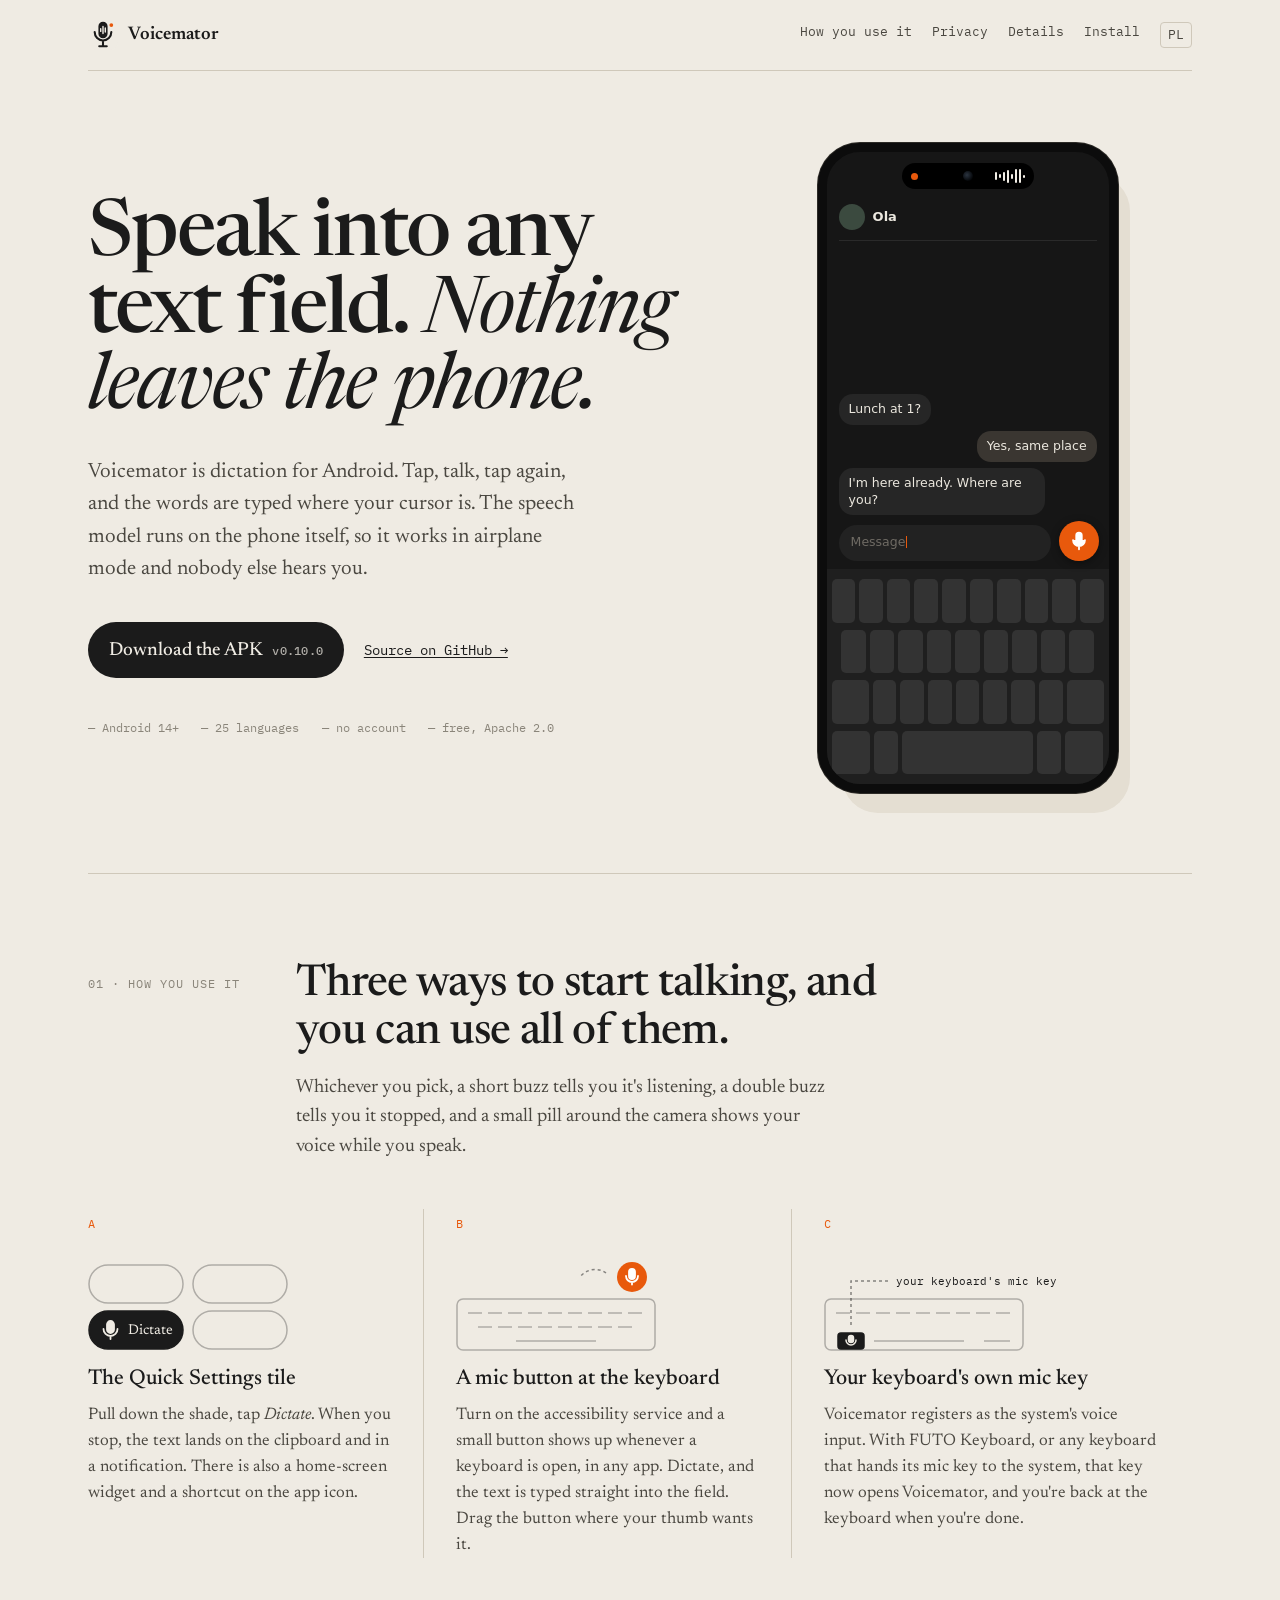
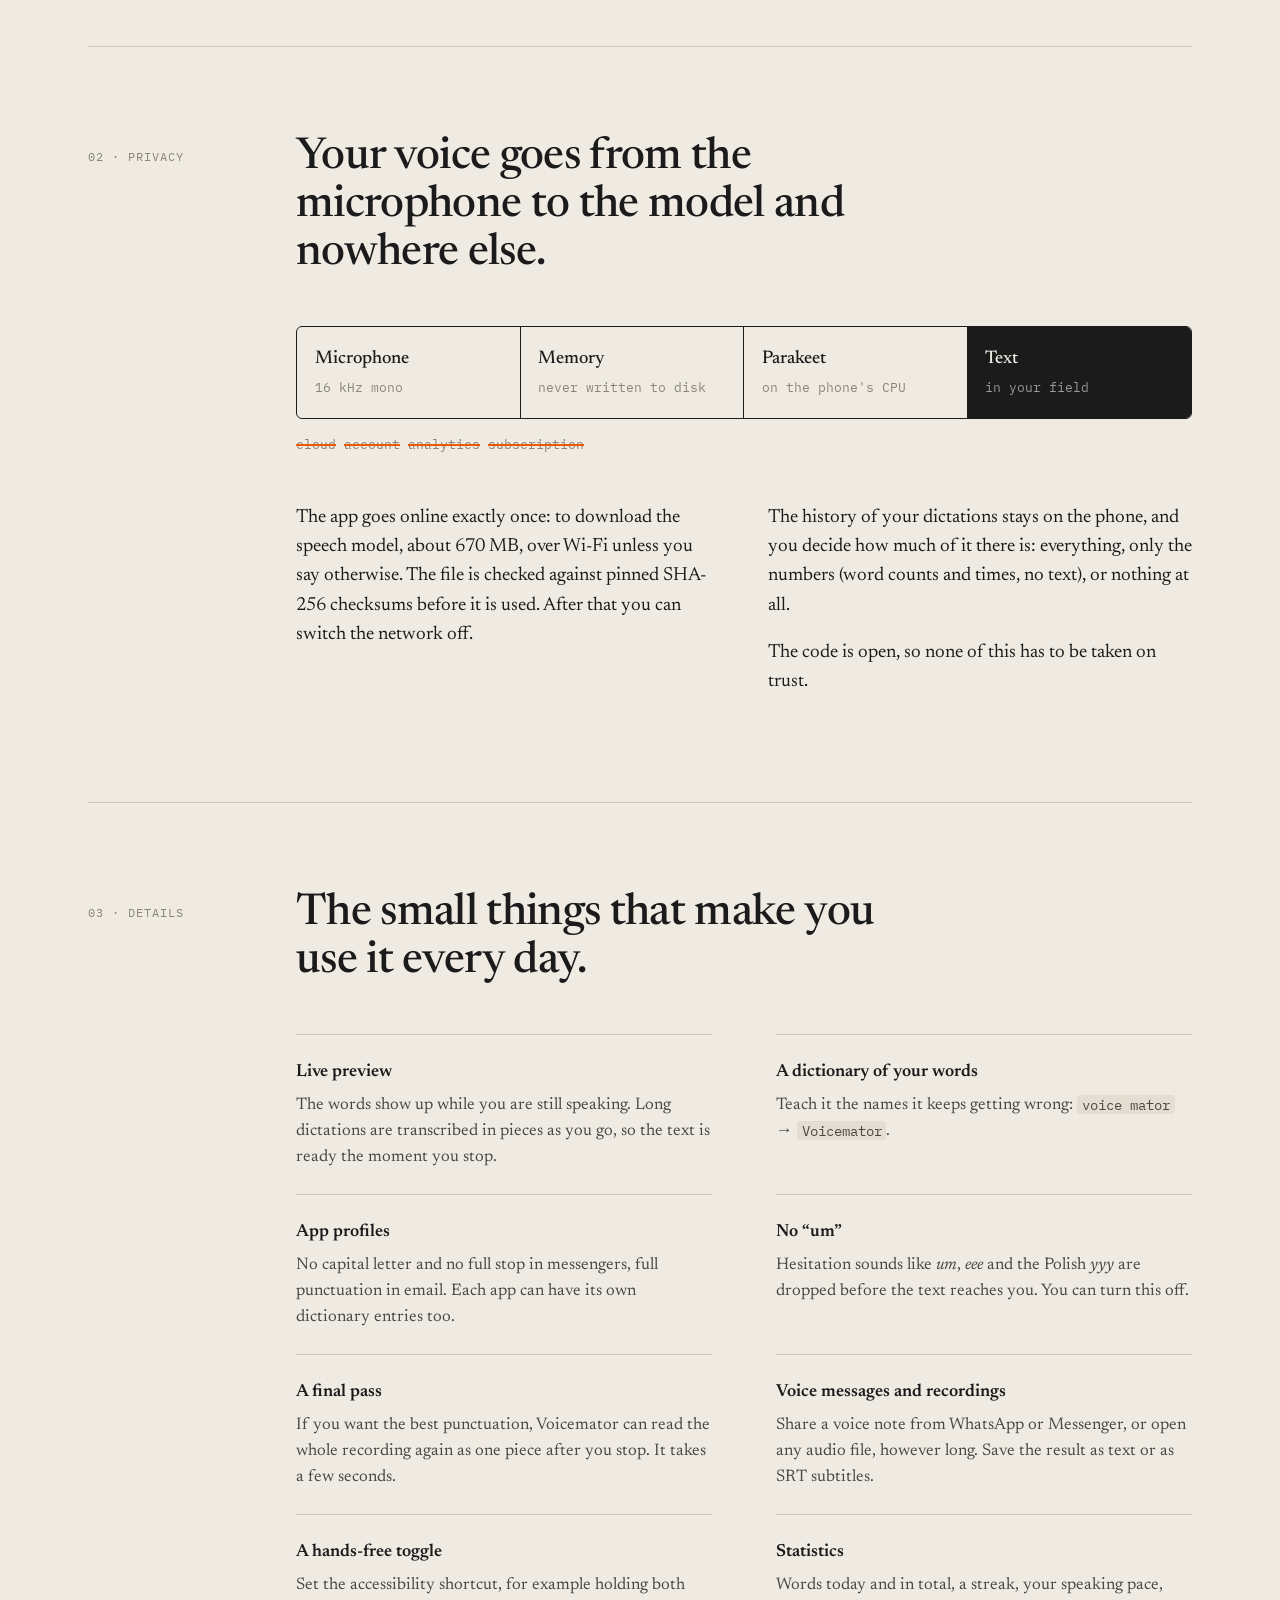
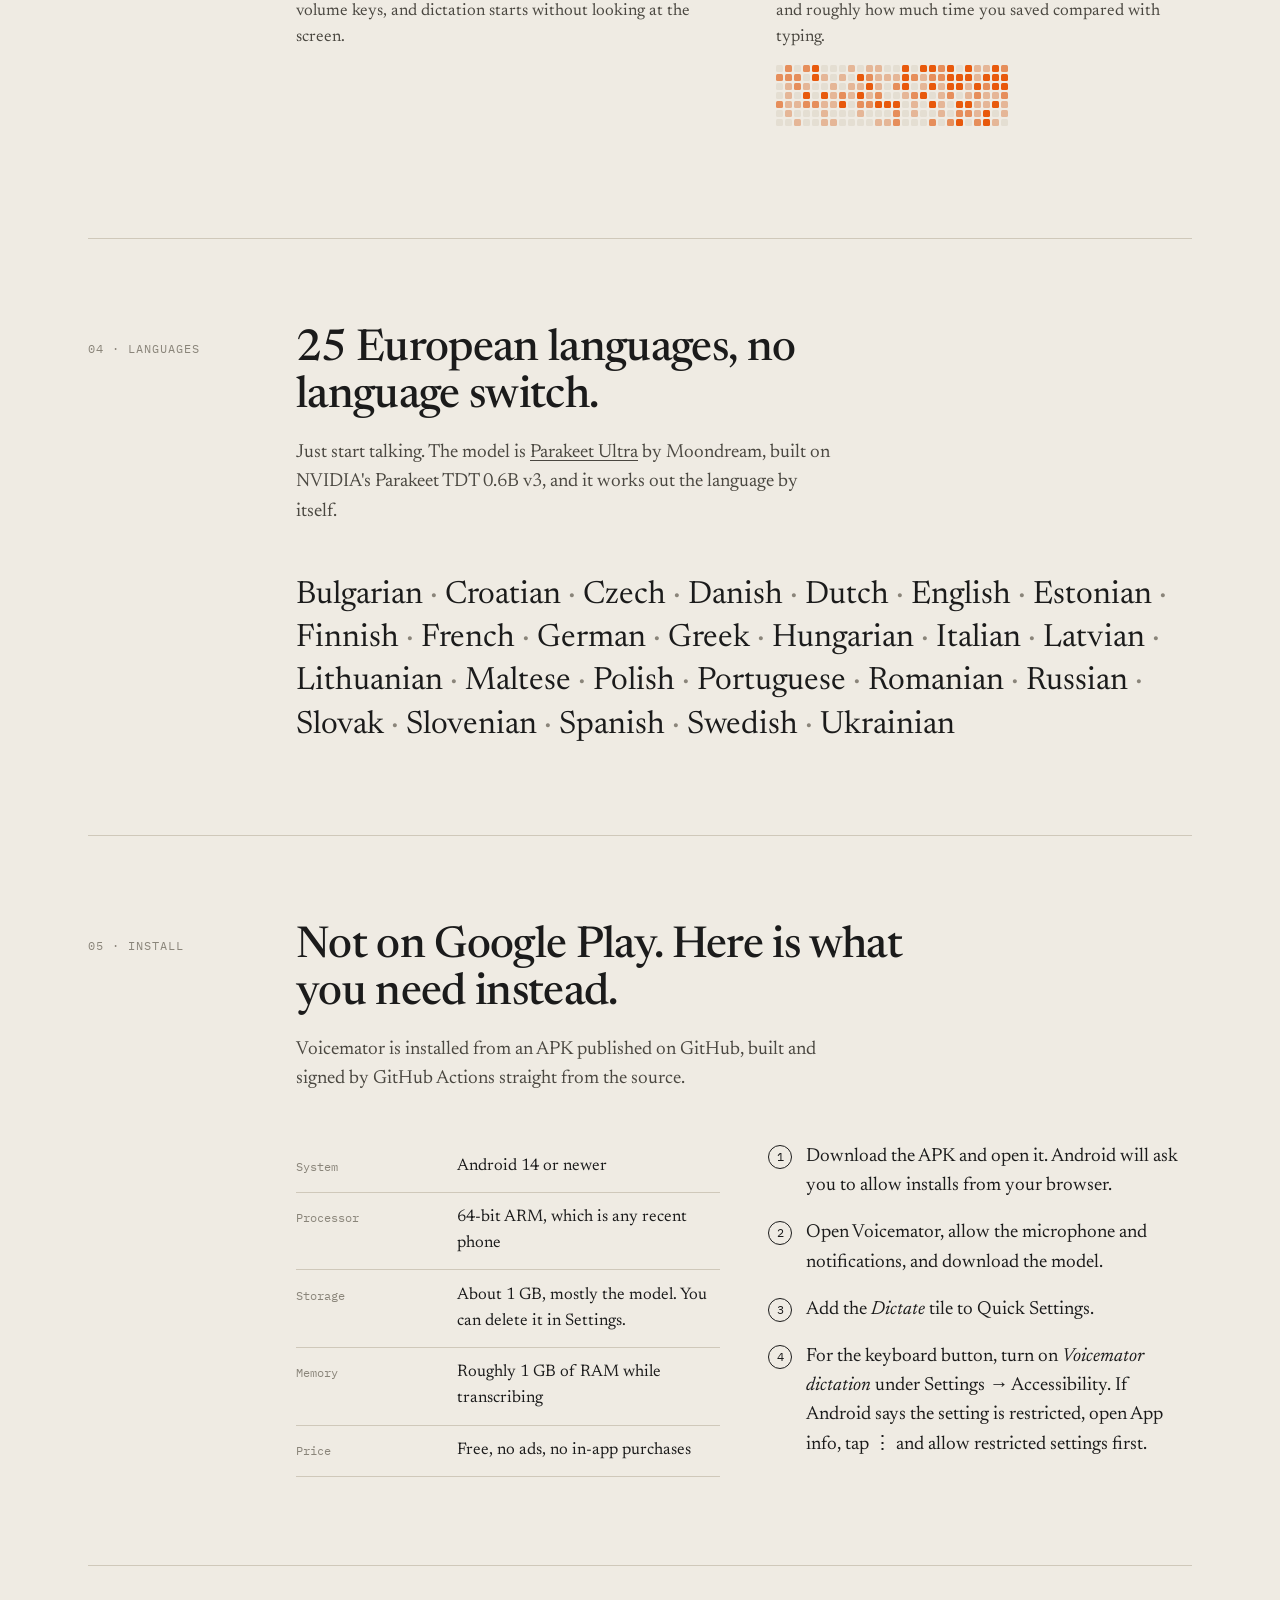
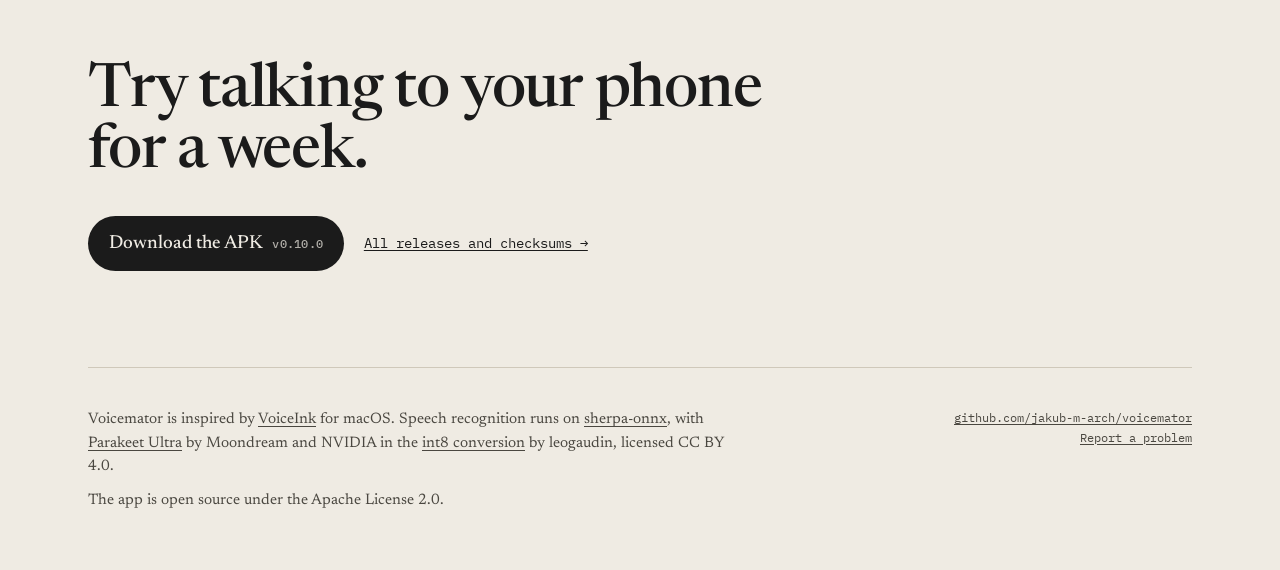
<file: site/index.html>
<!doctype html>
<html lang="en">
<head>
  <meta charset="utf-8">
  <meta name="viewport" content="width=device-width, initial-scale=1">
  <title>Voicemator — offline dictation for Android</title>
  <meta name="description" content="Tap, speak, and the text is in the field. Voicemator runs a speech model on your Android phone: no account, no server, 25 European languages.">
  <meta name="color-scheme" content="light dark">
  <meta property="og:title" content="Voicemator — offline dictation for Android">
  <meta property="og:description" content="Tap, speak, and the text is in the field. The speech model runs on your phone.">
  <link rel="icon" href="icon.svg" type="image/svg+xml">
  <link rel="alternate" hreflang="pl" href="pl/">
  <link rel="preconnect" href="https://fonts.googleapis.com">
  <link rel="preconnect" href="https://fonts.gstatic.com" crossorigin>
  <link href="https://fonts.googleapis.com/css2?family=IBM+Plex+Mono:wght@400;500&family=Newsreader:ital,opsz,wght@0,6..72,400;0,6..72,500;0,6..72,600;1,6..72,400&display=swap" rel="stylesheet">
  <link rel="stylesheet" href="style.css">
</head>
<body>
<div class="wrap">

  <header class="top">
    <a class="brand" href="./"><img src="icon.svg" alt="">Voicemator</a>
    <nav>
      <a href="#ways">How you use it</a>
      <a href="#privacy">Privacy</a>
      <a href="#details">Details</a>
      <a href="#install">Install</a>
      <a class="lang" href="pl/" hreflang="pl" lang="pl">PL</a>
    </nav>
  </header>

  <main>
    <div class="hero">
      <div>
        <h1>Speak into any text field. <em>Nothing leaves the phone.</em></h1>
        <p class="lede">Voicemator is dictation for Android. Tap, talk, tap again, and the words are typed where your cursor is. The speech model runs on the phone itself, so it works in airplane mode and nobody else hears you.</p>
        <div class="actions">
          <a class="button" data-apk href="https://github.com/jakub-m-arch/voicemator/releases/latest">Download the APK <span class="mono" data-version>v0.10.0</span></a>
          <a class="quiet" href="https://github.com/jakub-m-arch/voicemator">Source on GitHub →</a>
        </div>
        <ul class="facts">
          <li>Android 14+</li>
          <li>25 languages</li>
          <li>no account</li>
          <li>free, Apache 2.0</li>
        </ul>
      </div>

      <div class="phone" data-phrase="Running ten minutes late, the tram is stuck at the roundabout. Could you order me the usual?" aria-label="A phone dictating a message into a chat app" role="img">
        <div class="pill"><span class="dot"></span><span class="wave"><i></i><i></i><i></i><i></i><i></i><i></i><i></i><i></i></span></div>
        <div class="chat">
          <header><span class="avatar"></span>Ola</header>
          <div class="msgs">
            <div class="msg">Lunch at 1?</div>
            <div class="msg mine">Yes, same place</div>
            <div class="msg">I'm here already. Where are you?</div>
          </div>
          <div class="field"><span class="placeholder">Message</span><span class="text"></span><span class="caret"></span></div>
          <div class="keyboard">
            <div class="mic-button"><svg viewBox="0 0 24 24" fill="none" stroke="#1b1b1b" stroke-width="2" stroke-linecap="round"><rect x="9" y="3" width="6" height="11" rx="3" fill="#1b1b1b"/><path d="M5.5 11a6.5 6.5 0 0 0 13 0M12 17.5V21"/></svg></div>
            <div class="row"><span></span><span></span><span></span><span></span><span></span><span></span><span></span><span></span><span></span><span></span></div>
            <div class="row"><span></span><span></span><span></span><span></span><span></span><span></span><span></span><span></span><span></span></div>
            <div class="row"><span class="mid"></span><span></span><span></span><span></span><span></span><span></span><span></span><span></span><span class="mid"></span></div>
            <div class="row"><span class="mid"></span><span></span><span class="wide"></span><span></span><span class="mid"></span></div>
          </div>
        </div>
      </div>
    </div>

    <section id="ways">
      <div class="section-head">
        <div class="label">01 · How you use it</div>
        <div>
          <h2>Three ways to start talking, and you can use all of them.</h2>
          <p>Whichever you pick, a short buzz tells you it's listening, a double buzz tells you it stopped, and a small pill around the camera shows your voice while you speak.</p>
        </div>
      </div>
      <ol class="ways">
        <li>
          <span class="num">A</span>
          <div class="sketch">
            <svg viewBox="0 0 200 92" fill="none" stroke="currentColor" stroke-width="1.5">
              <rect x="1" y="6" width="94" height="38" rx="19" opacity=".3"/>
              <rect x="105" y="6" width="94" height="38" rx="19" opacity=".3"/>
              <rect x="1" y="52" width="94" height="38" rx="19" fill="currentColor"/>
              <rect x="105" y="52" width="94" height="38" rx="19" opacity=".3"/>
              <g stroke="var(--paper)" stroke-width="1.8" stroke-linecap="round"><rect x="19" y="62" width="7" height="12" rx="3.5" fill="var(--paper)"/><path d="M15.5 70a7 7 0 0 0 14 0M22.5 77v3"/></g>
              <text x="40" y="75" fill="var(--paper)" stroke="none" font-family="Newsreader, serif" font-size="14">Dictate</text>
            </svg>
          </div>
          <h3>The Quick Settings tile</h3>
          <p>Pull down the shade, tap <i>Dictate</i>. When you stop, the text lands on the clipboard and in a notification. There is also a home-screen widget and a shortcut on the app icon.</p>
        </li>
        <li>
          <span class="num">B</span>
          <div class="sketch">
            <svg viewBox="0 0 200 92" fill="none" stroke="currentColor" stroke-width="1.5">
              <rect x="1" y="40" width="198" height="51" rx="6" opacity=".3"/>
              <g opacity=".3"><path d="M12 54h14M32 54h14M52 54h14M72 54h14M92 54h14M112 54h14M132 54h14M152 54h14M172 54h14M22 68h14M42 68h14M62 68h14M82 68h14M102 68h14M122 68h14M142 68h14M162 68h14M60 82h80"/></g>
              <circle cx="176" cy="18" r="15" fill="var(--signal)" stroke="none"/>
              <g stroke="#fff" stroke-width="1.8" stroke-linecap="round"><rect x="173" y="10" width="6" height="10" rx="3" fill="#fff"/><path d="M170 17a6 6 0 0 0 12 0M176 23v2.5"/></g>
              <path d="M150 14c-8-6-20-4-26 4" stroke-dasharray="3 3" opacity=".5"/>
            </svg>
          </div>
          <h3>A mic button at the keyboard</h3>
          <p>Turn on the accessibility service and a small button shows up whenever a keyboard is open, in any app. Dictate, and the text is typed straight into the field. Drag the button where your thumb wants it.</p>
        </li>
        <li>
          <span class="num">C</span>
          <div class="sketch">
            <svg viewBox="0 0 200 92" fill="none" stroke="currentColor" stroke-width="1.5">
              <rect x="1" y="40" width="198" height="51" rx="6" opacity=".3"/>
              <g opacity=".3"><path d="M12 54h14M32 54h14M52 54h14M72 54h14M92 54h14M112 54h14M132 54h14M152 54h14M172 54h14M50 82h90M160 82h26"/></g>
              <rect x="14" y="74" width="26" height="16" rx="3" fill="currentColor"/>
              <g stroke="var(--paper)" stroke-width="1.5" stroke-linecap="round"><rect x="24.5" y="76.5" width="5" height="7" rx="2.5" fill="var(--paper)"/><path d="M22 81a5 5 0 0 0 10 0"/></g>
              <path d="M27 66V22h40" stroke-dasharray="3 3" opacity=".5"/>
              <text x="72" y="26" fill="currentColor" stroke="none" font-family="IBM Plex Mono, monospace" font-size="11">your keyboard's mic key</text>
            </svg>
          </div>
          <h3>Your keyboard's own mic key</h3>
          <p>Voicemator registers as the system's voice input. With FUTO Keyboard, or any keyboard that hands its mic key to the system, that key now opens Voicemator, and you're back at the keyboard when you're done.</p>
        </li>
      </ol>
    </section>

    <section id="privacy">
      <div class="section-head">
        <div class="label">02 · Privacy</div>
        <div>
          <h2>Your voice goes from the microphone to the model and nowhere else.</h2>
        </div>
      </div>
      <div class="body-col">
        <div class="path">
          <div><b>Microphone</b><span>16 kHz mono</span></div>
          <div><b>Memory</b><span>never written to disk</span></div>
          <div><b>Parakeet</b><span>on the phone's CPU</span></div>
          <div><b>Text</b><span>in your field</span></div>
        </div>
        <p class="not-path"><s>cloud</s> <s>account</s> <s>analytics</s> <s>subscription</s></p>

        <div class="two">
          <div class="prose">
            <p>The app goes online exactly once: to download the speech model, about 670 MB, over Wi-Fi unless you say otherwise. The file is checked against pinned SHA-256 checksums before it is used. After that you can switch the network off.</p>
          </div>
          <div class="prose">
            <p>The history of your dictations stays on the phone, and you decide how much of it there is: everything, only the numbers (word counts and times, no text), or nothing at all.</p>
            <p>The code is open, so none of this has to be taken on trust.</p>
          </div>
        </div>
      </div>
    </section>

    <section id="details">
      <div class="section-head">
        <div class="label">03 · Details</div>
        <div>
          <h2>The small things that make you use it every day.</h2>
        </div>
      </div>
      <dl class="details body-col">
        <div>
          <dt>Live preview</dt>
          <dd>The words show up while you are still speaking. Long dictations are transcribed in pieces as you go, so the text is ready the moment you stop.</dd>
        </div>
        <div>
          <dt>A dictionary of your words</dt>
          <dd>Teach it the names it keeps getting wrong: <code>voice mator</code> → <code>Voicemator</code>.</dd>
        </div>
        <div>
          <dt>App profiles</dt>
          <dd>No capital letter and no full stop in messengers, full punctuation in email. Each app can have its own dictionary entries too.</dd>
        </div>
        <div>
          <dt>No “um”</dt>
          <dd>Hesitation sounds like <i>um</i>, <i>eee</i> and the Polish <i>yyy</i> are dropped before the text reaches you. You can turn this off.</dd>
        </div>
        <div>
          <dt>A final pass</dt>
          <dd>If you want the best punctuation, Voicemator can read the whole recording again as one piece after you stop. It takes a few seconds.</dd>
        </div>
        <div>
          <dt>Voice messages and recordings</dt>
          <dd>Share a voice note from WhatsApp or Messenger, or open any audio file, however long. Save the result as text or as SRT subtitles.</dd>
        </div>
        <div>
          <dt>A hands-free toggle</dt>
          <dd>Set the accessibility shortcut, for example holding both volume keys, and dictation starts without looking at the screen.</dd>
        </div>
        <div>
          <dt>Statistics</dt>
          <dd>Words today and in total, a streak, your speaking pace, and roughly how much time you saved compared with typing.
            <div class="heatmap" aria-hidden="true"></div>
          </dd>
        </div>
      </dl>
    </section>

    <section id="languages">
      <div class="section-head">
        <div class="label">04 · Languages</div>
        <div>
          <h2>25 European languages, no language switch.</h2>
          <p>Just start talking. The model is <a href="https://huggingface.co/moondream/parakeet-ultra">Parakeet Ultra</a> by Moondream, built on NVIDIA's Parakeet TDT 0.6B v3, and it works out the language by itself.</p>
        </div>
      </div>
      <p class="langs body-col">
        <span>Bulgarian</span> <span>Croatian</span> <span>Czech</span> <span>Danish</span> <span>Dutch</span> <span>English</span> <span>Estonian</span> <span>Finnish</span> <span>French</span> <span>German</span> <span>Greek</span> <span>Hungarian</span> <span>Italian</span> <span>Latvian</span> <span>Lithuanian</span> <span>Maltese</span> <span>Polish</span> <span>Portuguese</span> <span>Romanian</span> <span>Russian</span> <span>Slovak</span> <span>Slovenian</span> <span>Spanish</span> <span>Swedish</span> <span>Ukrainian</span>
      </p>
    </section>

    <section id="install">
      <div class="section-head">
        <div class="label">05 · Install</div>
        <div>
          <h2>Not on Google Play. Here is what you need instead.</h2>
          <p>Voicemator is installed from an APK published on GitHub, built and signed by GitHub Actions straight from the source.</p>
        </div>
      </div>
      <div class="two body-col" style="margin-top:0">
        <table class="specs">
          <tr><th>System</th><td>Android 14 or newer</td></tr>
          <tr><th>Processor</th><td>64-bit ARM, which is any recent phone</td></tr>
          <tr><th>Storage</th><td>About 1 GB, mostly the model. You can delete it in Settings.</td></tr>
          <tr><th>Memory</th><td>Roughly 1 GB of RAM while transcribing</td></tr>
          <tr><th>Price</th><td>Free, no ads, no in-app purchases</td></tr>
        </table>
        <ol class="steps">
          <li>Download the APK and open it. Android will ask you to allow installs from your browser.</li>
          <li>Open Voicemator, allow the microphone and notifications, and download the model.</li>
          <li>Add the <i>Dictate</i> tile to Quick Settings.</li>
          <li>For the keyboard button, turn on <i>Voicemator dictation</i> under Settings → Accessibility. If Android says the setting is restricted, open App info, tap ⋮ and allow restricted settings first.</li>
        </ol>
      </div>
    </section>

    <section class="closing">
      <h2>Try talking to your phone for a week.</h2>
      <div class="actions">
        <a class="button" data-apk href="https://github.com/jakub-m-arch/voicemator/releases/latest">Download the APK <span class="mono" data-version>v0.10.0</span></a>
        <a class="quiet" href="https://github.com/jakub-m-arch/voicemator/releases">All releases and checksums →</a>
      </div>
    </section>
  </main>

  <footer>
    <div>
      <p>Voicemator is inspired by <a href="https://github.com/Beingpax/VoiceInk">VoiceInk</a> for macOS. Speech recognition runs on <a href="https://github.com/k2-fsa/sherpa-onnx">sherpa-onnx</a>, with <a href="https://huggingface.co/moondream/parakeet-ultra">Parakeet Ultra</a> by Moondream and NVIDIA in the <a href="https://huggingface.co/leogaudin/sherpa-onnx-nemo-parakeet-ultra-int8">int8 conversion</a> by leogaudin, licensed CC BY 4.0.</p>
      <p>The app is open source under the Apache License 2.0.</p>
    </div>
    <div class="right">
      <a href="https://github.com/jakub-m-arch/voicemator">github.com/jakub-m-arch/voicemator</a><br>
      <a href="https://github.com/jakub-m-arch/voicemator/issues">Report a problem</a>
    </div>
  </footer>

</div>
<script src="app.js"></script>
</body>
</html>
</file>
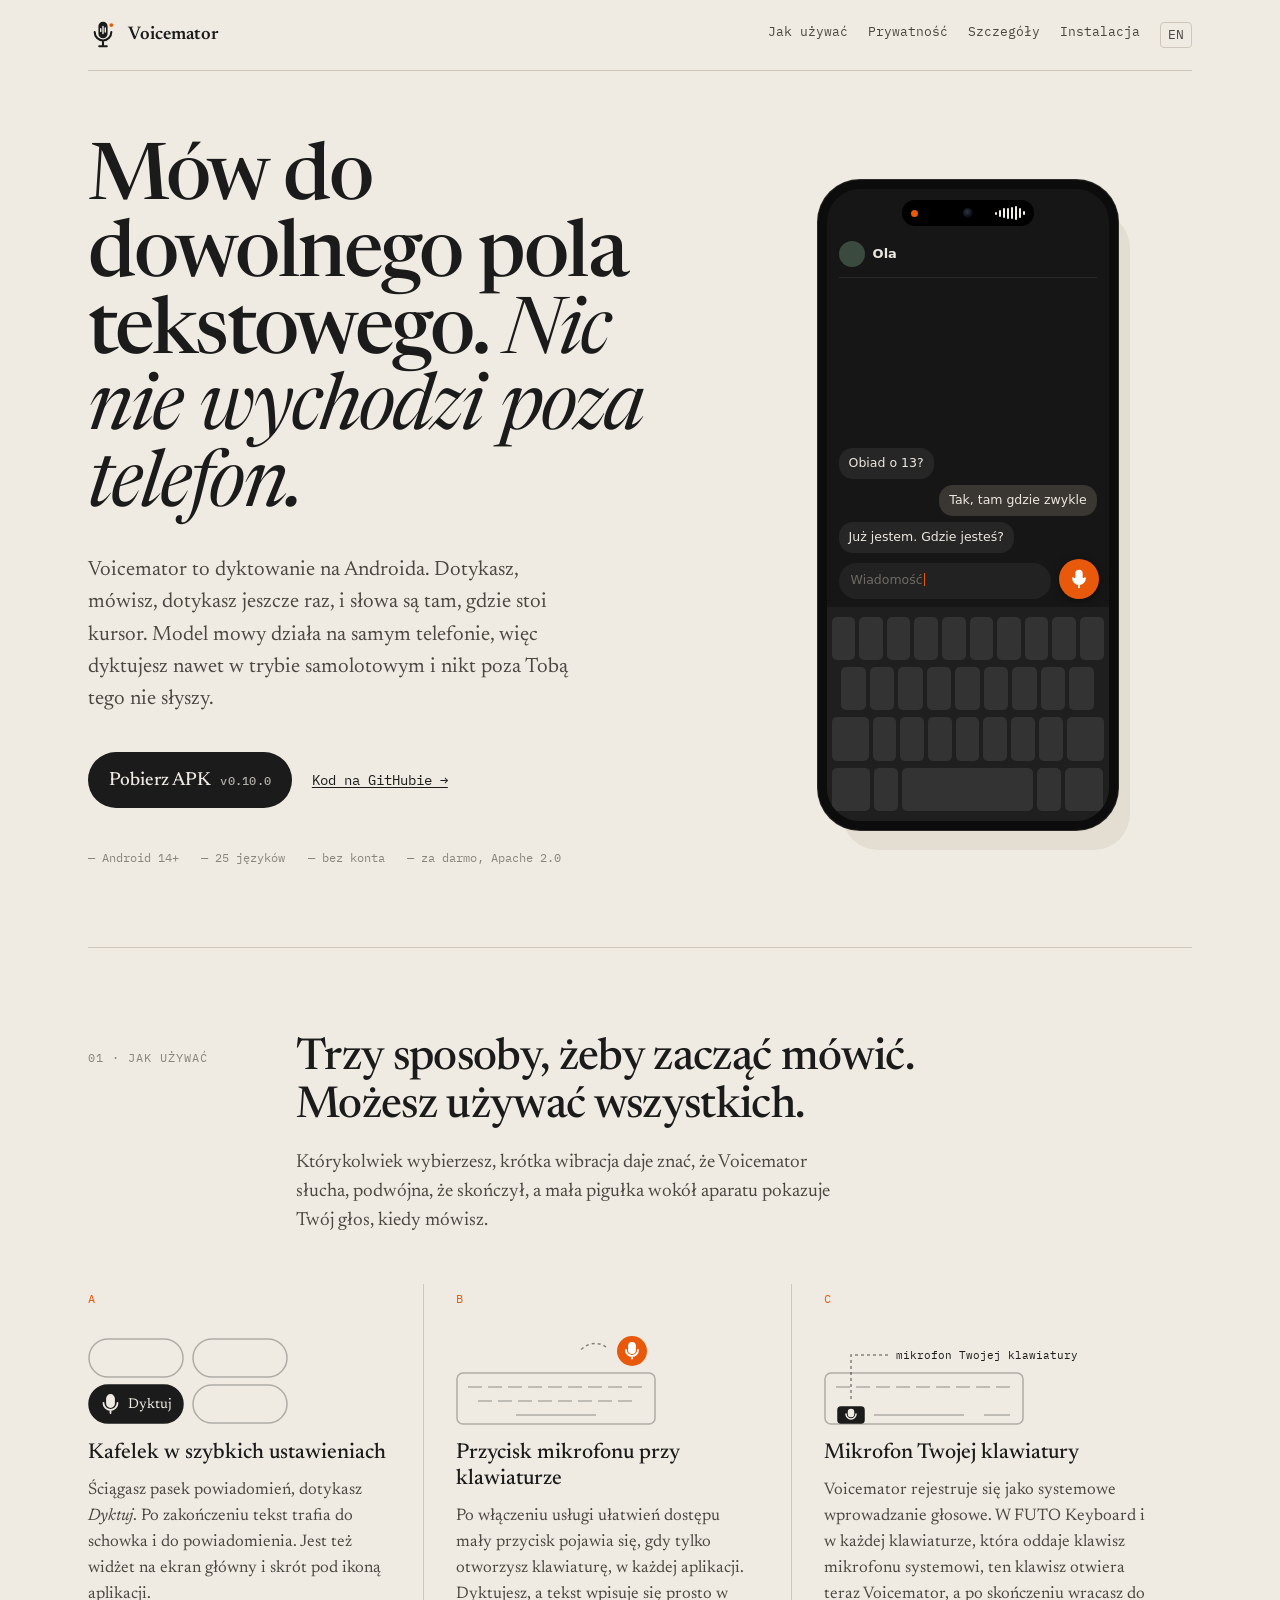
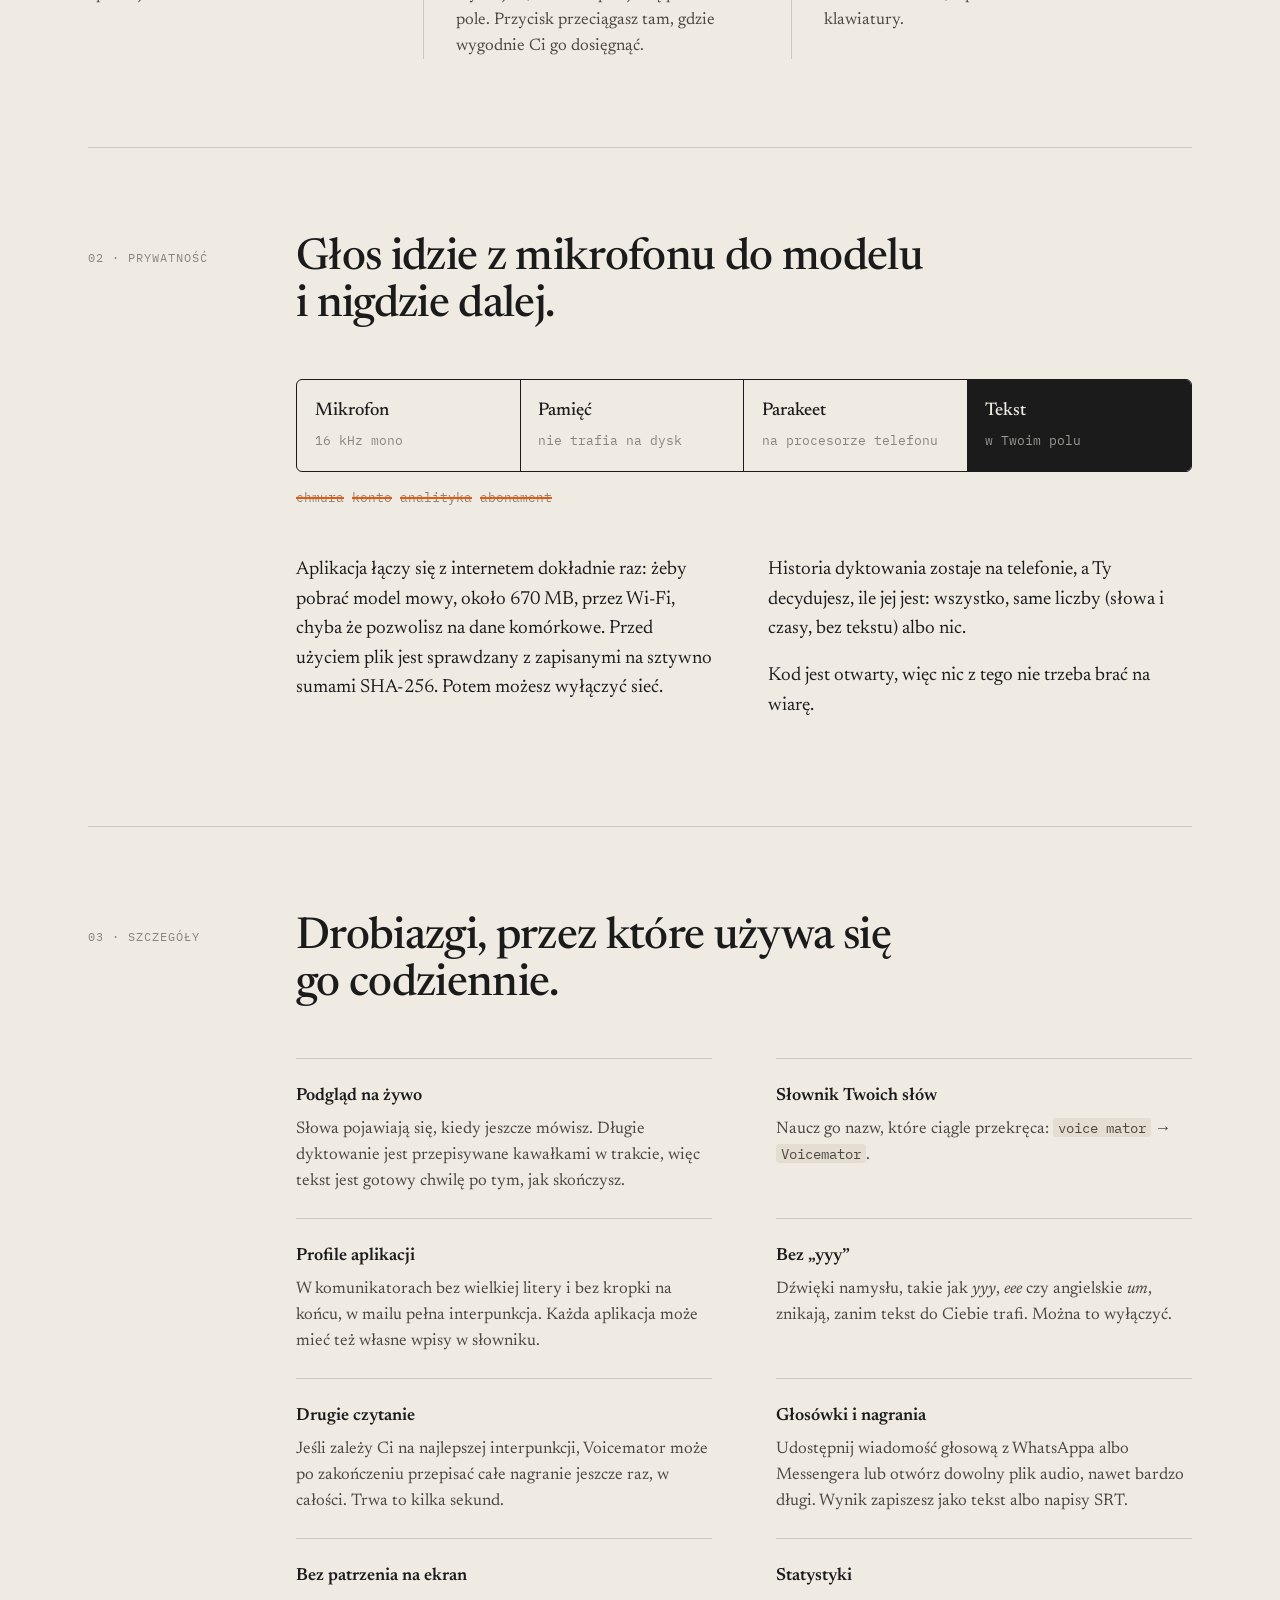
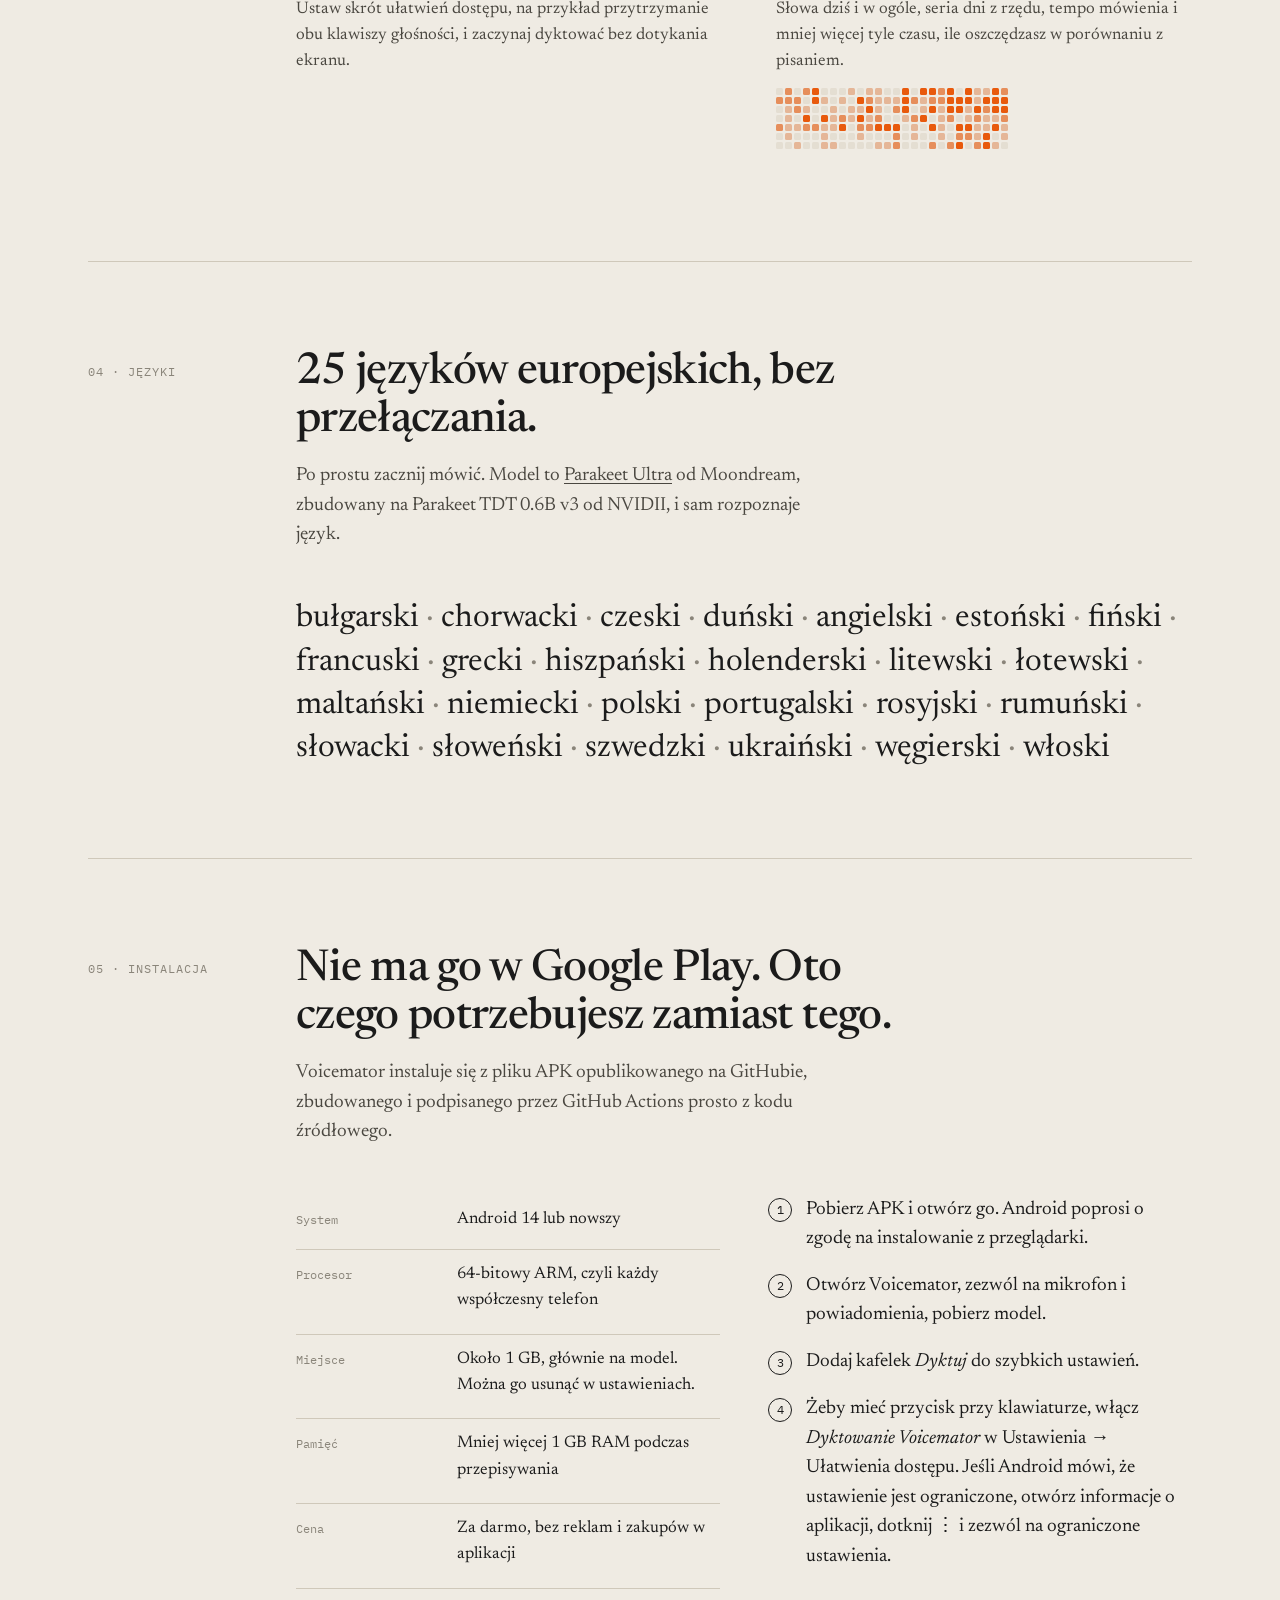
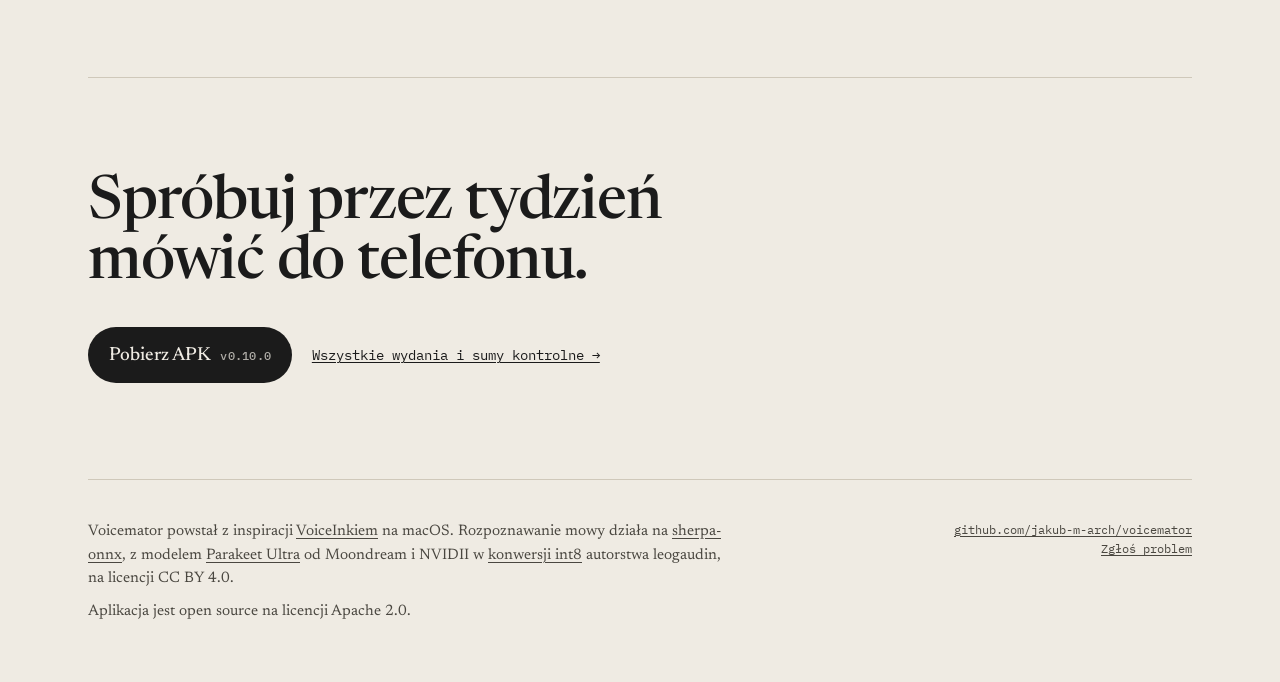
<file: site/pl/index.html>
<!doctype html>
<html lang="pl">
<head>
  <meta charset="utf-8">
  <meta name="viewport" content="width=device-width, initial-scale=1">
  <title>Voicemator — dyktowanie offline na Androida</title>
  <meta name="description" content="Dotknij, powiedz, i tekst jest w polu. Voicemator uruchamia model mowy na Twoim telefonie: bez konta, bez serwera, 25 języków europejskich.">
  <meta name="color-scheme" content="light dark">
  <meta property="og:title" content="Voicemator — dyktowanie offline na Androida">
  <meta property="og:description" content="Dotknij, powiedz, i tekst jest w polu. Model mowy działa na telefonie.">
  <link rel="icon" href="../icon.svg" type="image/svg+xml">
  <link rel="alternate" hreflang="en" href="../">
  <link rel="preconnect" href="https://fonts.googleapis.com">
  <link rel="preconnect" href="https://fonts.gstatic.com" crossorigin>
  <link href="https://fonts.googleapis.com/css2?family=IBM+Plex+Mono:wght@400;500&family=Newsreader:ital,opsz,wght@0,6..72,400;0,6..72,500;0,6..72,600;1,6..72,400&display=swap" rel="stylesheet">
  <link rel="stylesheet" href="../style.css">
</head>
<body>
<div class="wrap">

  <header class="top">
    <a class="brand" href="./"><img src="../icon.svg" alt="">Voicemator</a>
    <nav>
      <a href="#sposoby">Jak używać</a>
      <a href="#prywatnosc">Prywatność</a>
      <a href="#szczegoly">Szczegóły</a>
      <a href="#instalacja">Instalacja</a>
      <a class="lang" href="../" hreflang="en" lang="en">EN</a>
    </nav>
  </header>

  <main>
    <div class="hero">
      <div>
        <h1>Mów do dowolnego pola tekstowego. <em>Nic nie wychodzi poza telefon.</em></h1>
        <p class="lede">Voicemator to dyktowanie na Androida. Dotykasz, mówisz, dotykasz jeszcze raz, i słowa są tam, gdzie stoi kursor. Model mowy działa na samym telefonie, więc dyktujesz nawet w trybie samolotowym i nikt poza Tobą tego nie słyszy.</p>
        <div class="actions">
          <a class="button" data-apk href="https://github.com/jakub-m-arch/voicemator/releases/latest">Pobierz APK <span class="mono" data-version>v0.10.0</span></a>
          <a class="quiet" href="https://github.com/jakub-m-arch/voicemator">Kod na GitHubie →</a>
        </div>
        <ul class="facts">
          <li>Android 14+</li>
          <li>25 języków</li>
          <li>bez konta</li>
          <li>za darmo, Apache 2.0</li>
        </ul>
      </div>

      <div class="phone" data-phrase="Spóźnię się z dziesięć minut, tramwaj stoi na rondzie. Zamówisz mi to co zawsze?" aria-label="Telefon, na którym dyktowana jest wiadomość do komunikatora" role="img">
        <div class="pill"><span class="dot"></span><span class="wave"><i></i><i></i><i></i><i></i><i></i><i></i><i></i><i></i></span></div>
        <div class="chat">
          <header><span class="avatar"></span>Ola</header>
          <div class="msgs">
            <div class="msg">Obiad o 13?</div>
            <div class="msg mine">Tak, tam gdzie zwykle</div>
            <div class="msg">Już jestem. Gdzie jesteś?</div>
          </div>
          <div class="field"><span class="placeholder">Wiadomość</span><span class="text"></span><span class="caret"></span></div>
          <div class="keyboard">
            <div class="mic-button"><svg viewBox="0 0 24 24" fill="none" stroke="#1b1b1b" stroke-width="2" stroke-linecap="round"><rect x="9" y="3" width="6" height="11" rx="3" fill="#1b1b1b"/><path d="M5.5 11a6.5 6.5 0 0 0 13 0M12 17.5V21"/></svg></div>
            <div class="row"><span></span><span></span><span></span><span></span><span></span><span></span><span></span><span></span><span></span><span></span></div>
            <div class="row"><span></span><span></span><span></span><span></span><span></span><span></span><span></span><span></span><span></span></div>
            <div class="row"><span class="mid"></span><span></span><span></span><span></span><span></span><span></span><span></span><span></span><span class="mid"></span></div>
            <div class="row"><span class="mid"></span><span></span><span class="wide"></span><span></span><span class="mid"></span></div>
          </div>
        </div>
      </div>
    </div>

    <section id="sposoby">
      <div class="section-head">
        <div class="label">01 · Jak używać</div>
        <div>
          <h2>Trzy sposoby, żeby zacząć mówić. Możesz używać wszystkich.</h2>
          <p>Którykolwiek wybierzesz, krótka wibracja daje znać, że Voicemator słucha, podwójna, że skończył, a mała pigułka wokół aparatu pokazuje Twój głos, kiedy mówisz.</p>
        </div>
      </div>
      <ol class="ways">
        <li>
          <span class="num">A</span>
          <div class="sketch">
            <svg viewBox="0 0 200 92" fill="none" stroke="currentColor" stroke-width="1.5">
              <rect x="1" y="6" width="94" height="38" rx="19" opacity=".3"/>
              <rect x="105" y="6" width="94" height="38" rx="19" opacity=".3"/>
              <rect x="1" y="52" width="94" height="38" rx="19" fill="currentColor"/>
              <rect x="105" y="52" width="94" height="38" rx="19" opacity=".3"/>
              <g stroke="var(--paper)" stroke-width="1.8" stroke-linecap="round"><rect x="19" y="62" width="7" height="12" rx="3.5" fill="var(--paper)"/><path d="M15.5 70a7 7 0 0 0 14 0M22.5 77v3"/></g>
              <text x="40" y="75" fill="var(--paper)" stroke="none" font-family="Newsreader, serif" font-size="14">Dyktuj</text>
            </svg>
          </div>
          <h3>Kafelek w szybkich ustawieniach</h3>
          <p>Ściągasz pasek powiadomień, dotykasz <i>Dyktuj</i>. Po zakończeniu tekst trafia do schowka i do powiadomienia. Jest też widżet na ekran główny i skrót pod ikoną aplikacji.</p>
        </li>
        <li>
          <span class="num">B</span>
          <div class="sketch">
            <svg viewBox="0 0 200 92" fill="none" stroke="currentColor" stroke-width="1.5">
              <rect x="1" y="40" width="198" height="51" rx="6" opacity=".3"/>
              <g opacity=".3"><path d="M12 54h14M32 54h14M52 54h14M72 54h14M92 54h14M112 54h14M132 54h14M152 54h14M172 54h14M22 68h14M42 68h14M62 68h14M82 68h14M102 68h14M122 68h14M142 68h14M162 68h14M60 82h80"/></g>
              <circle cx="176" cy="18" r="15" fill="var(--signal)" stroke="none"/>
              <g stroke="#fff" stroke-width="1.8" stroke-linecap="round"><rect x="173" y="10" width="6" height="10" rx="3" fill="#fff"/><path d="M170 17a6 6 0 0 0 12 0M176 23v2.5"/></g>
              <path d="M150 14c-8-6-20-4-26 4" stroke-dasharray="3 3" opacity=".5"/>
            </svg>
          </div>
          <h3>Przycisk mikrofonu przy klawiaturze</h3>
          <p>Po włączeniu usługi ułatwień dostępu mały przycisk pojawia się, gdy tylko otworzysz klawiaturę, w każdej aplikacji. Dyktujesz, a tekst wpisuje się prosto w pole. Przycisk przeciągasz tam, gdzie wygodnie Ci go dosięgnąć.</p>
        </li>
        <li>
          <span class="num">C</span>
          <div class="sketch">
            <svg viewBox="0 0 200 92" fill="none" stroke="currentColor" stroke-width="1.5">
              <rect x="1" y="40" width="198" height="51" rx="6" opacity=".3"/>
              <g opacity=".3"><path d="M12 54h14M32 54h14M52 54h14M72 54h14M92 54h14M112 54h14M132 54h14M152 54h14M172 54h14M50 82h90M160 82h26"/></g>
              <rect x="14" y="74" width="26" height="16" rx="3" fill="currentColor"/>
              <g stroke="var(--paper)" stroke-width="1.5" stroke-linecap="round"><rect x="24.5" y="76.5" width="5" height="7" rx="2.5" fill="var(--paper)"/><path d="M22 81a5 5 0 0 0 10 0"/></g>
              <path d="M27 66V22h40" stroke-dasharray="3 3" opacity=".5"/>
              <text x="72" y="26" fill="currentColor" stroke="none" font-family="IBM Plex Mono, monospace" font-size="11">mikrofon Twojej klawiatury</text>
            </svg>
          </div>
          <h3>Mikrofon Twojej klawiatury</h3>
          <p>Voicemator rejestruje się jako systemowe wprowadzanie głosowe. W FUTO Keyboard i w każdej klawiaturze, która oddaje klawisz mikrofonu systemowi, ten klawisz otwiera teraz Voicemator, a po skończeniu wracasz do klawiatury.</p>
        </li>
      </ol>
    </section>

    <section id="prywatnosc">
      <div class="section-head">
        <div class="label">02 · Prywatność</div>
        <div>
          <h2>Głos idzie z mikrofonu do modelu i nigdzie dalej.</h2>
        </div>
      </div>
      <div class="body-col">
        <div class="path">
          <div><b>Mikrofon</b><span>16 kHz mono</span></div>
          <div><b>Pamięć</b><span>nie trafia na dysk</span></div>
          <div><b>Parakeet</b><span>na procesorze telefonu</span></div>
          <div><b>Tekst</b><span>w Twoim polu</span></div>
        </div>
        <p class="not-path"><s>chmura</s> <s>konto</s> <s>analityka</s> <s>abonament</s></p>

        <div class="two">
          <div class="prose">
            <p>Aplikacja łączy się z internetem dokładnie raz: żeby pobrać model mowy, około 670 MB, przez Wi-Fi, chyba że pozwolisz na dane komórkowe. Przed użyciem plik jest sprawdzany z zapisanymi na sztywno sumami SHA-256. Potem możesz wyłączyć sieć.</p>
          </div>
          <div class="prose">
            <p>Historia dyktowania zostaje na telefonie, a Ty decydujesz, ile jej jest: wszystko, same liczby (słowa i czasy, bez tekstu) albo nic.</p>
            <p>Kod jest otwarty, więc nic z tego nie trzeba brać na wiarę.</p>
          </div>
        </div>
      </div>
    </section>

    <section id="szczegoly">
      <div class="section-head">
        <div class="label">03 · Szczegóły</div>
        <div>
          <h2>Drobiazgi, przez które używa się go codziennie.</h2>
        </div>
      </div>
      <dl class="details body-col">
        <div>
          <dt>Podgląd na żywo</dt>
          <dd>Słowa pojawiają się, kiedy jeszcze mówisz. Długie dyktowanie jest przepisywane kawałkami w trakcie, więc tekst jest gotowy chwilę po tym, jak skończysz.</dd>
        </div>
        <div>
          <dt>Słownik Twoich słów</dt>
          <dd>Naucz go nazw, które ciągle przekręca: <code>voice mator</code> → <code>Voicemator</code>.</dd>
        </div>
        <div>
          <dt>Profile aplikacji</dt>
          <dd>W komunikatorach bez wielkiej litery i bez kropki na końcu, w mailu pełna interpunkcja. Każda aplikacja może mieć też własne wpisy w słowniku.</dd>
        </div>
        <div>
          <dt>Bez „yyy”</dt>
          <dd>Dźwięki namysłu, takie jak <i>yyy</i>, <i>eee</i> czy angielskie <i>um</i>, znikają, zanim tekst do Ciebie trafi. Można to wyłączyć.</dd>
        </div>
        <div>
          <dt>Drugie czytanie</dt>
          <dd>Jeśli zależy Ci na najlepszej interpunkcji, Voicemator może po zakończeniu przepisać całe nagranie jeszcze raz, w całości. Trwa to kilka sekund.</dd>
        </div>
        <div>
          <dt>Głosówki i nagrania</dt>
          <dd>Udostępnij wiadomość głosową z WhatsAppa albo Messengera lub otwórz dowolny plik audio, nawet bardzo długi. Wynik zapiszesz jako tekst albo napisy SRT.</dd>
        </div>
        <div>
          <dt>Bez patrzenia na ekran</dt>
          <dd>Ustaw skrót ułatwień dostępu, na przykład przytrzymanie obu klawiszy głośności, i zaczynaj dyktować bez dotykania ekranu.</dd>
        </div>
        <div>
          <dt>Statystyki</dt>
          <dd>Słowa dziś i w ogóle, seria dni z rzędu, tempo mówienia i mniej więcej tyle czasu, ile oszczędzasz w porównaniu z pisaniem.
            <div class="heatmap" aria-hidden="true"></div>
          </dd>
        </div>
      </dl>
    </section>

    <section id="jezyki">
      <div class="section-head">
        <div class="label">04 · Języki</div>
        <div>
          <h2>25 języków europejskich, bez przełączania.</h2>
          <p>Po prostu zacznij mówić. Model to <a href="https://huggingface.co/moondream/parakeet-ultra">Parakeet Ultra</a> od Moondream, zbudowany na Parakeet TDT 0.6B v3 od NVIDII, i sam rozpoznaje język.</p>
        </div>
      </div>
      <p class="langs body-col">
        <span>bułgarski</span> <span>chorwacki</span> <span>czeski</span> <span>duński</span> <span>angielski</span> <span>estoński</span> <span>fiński</span> <span>francuski</span> <span>grecki</span> <span>hiszpański</span> <span>holenderski</span> <span>litewski</span> <span>łotewski</span> <span>maltański</span> <span>niemiecki</span> <span>polski</span> <span>portugalski</span> <span>rosyjski</span> <span>rumuński</span> <span>słowacki</span> <span>słoweński</span> <span>szwedzki</span> <span>ukraiński</span> <span>węgierski</span> <span>włoski</span>
      </p>
    </section>

    <section id="instalacja">
      <div class="section-head">
        <div class="label">05 · Instalacja</div>
        <div>
          <h2>Nie ma go w Google Play. Oto czego potrzebujesz zamiast tego.</h2>
          <p>Voicemator instaluje się z pliku APK opublikowanego na GitHubie, zbudowanego i podpisanego przez GitHub Actions prosto z kodu źródłowego.</p>
        </div>
      </div>
      <div class="two body-col" style="margin-top:0">
        <table class="specs">
          <tr><th>System</th><td>Android 14 lub nowszy</td></tr>
          <tr><th>Procesor</th><td>64-bitowy ARM, czyli każdy współczesny telefon</td></tr>
          <tr><th>Miejsce</th><td>Około 1 GB, głównie na model. Można go usunąć w ustawieniach.</td></tr>
          <tr><th>Pamięć</th><td>Mniej więcej 1 GB RAM podczas przepisywania</td></tr>
          <tr><th>Cena</th><td>Za darmo, bez reklam i zakupów w aplikacji</td></tr>
        </table>
        <ol class="steps">
          <li>Pobierz APK i otwórz go. Android poprosi o zgodę na instalowanie z przeglądarki.</li>
          <li>Otwórz Voicemator, zezwól na mikrofon i powiadomienia, pobierz model.</li>
          <li>Dodaj kafelek <i>Dyktuj</i> do szybkich ustawień.</li>
          <li>Żeby mieć przycisk przy klawiaturze, włącz <i>Dyktowanie Voicemator</i> w Ustawienia → Ułatwienia dostępu. Jeśli Android mówi, że ustawienie jest ograniczone, otwórz informacje o aplikacji, dotknij ⋮ i zezwól na ograniczone ustawienia.</li>
        </ol>
      </div>
    </section>

    <section class="closing">
      <h2>Spróbuj przez tydzień mówić do telefonu.</h2>
      <div class="actions">
        <a class="button" data-apk href="https://github.com/jakub-m-arch/voicemator/releases/latest">Pobierz APK <span class="mono" data-version>v0.10.0</span></a>
        <a class="quiet" href="https://github.com/jakub-m-arch/voicemator/releases">Wszystkie wydania i sumy kontrolne →</a>
      </div>
    </section>
  </main>

  <footer>
    <div>
      <p>Voicemator powstał z inspiracji <a href="https://github.com/Beingpax/VoiceInk">VoiceInkiem</a> na macOS. Rozpoznawanie mowy działa na <a href="https://github.com/k2-fsa/sherpa-onnx">sherpa-onnx</a>, z modelem <a href="https://huggingface.co/moondream/parakeet-ultra">Parakeet Ultra</a> od Moondream i NVIDII w <a href="https://huggingface.co/leogaudin/sherpa-onnx-nemo-parakeet-ultra-int8">konwersji int8</a> autorstwa leogaudin, na licencji CC BY 4.0.</p>
      <p>Aplikacja jest open source na licencji Apache 2.0.</p>
    </div>
    <div class="right">
      <a href="https://github.com/jakub-m-arch/voicemator">github.com/jakub-m-arch/voicemator</a><br>
      <a href="https://github.com/jakub-m-arch/voicemator/issues">Zgłoś problem</a>
    </div>
  </footer>

</div>
<script src="../app.js"></script>
</body>
</html>
</file>
<file: site/style.css>
:root {
  --paper: #efebe3;
  --paper-deep: #e4ded2;
  --ink: #1b1b1b;
  --ink-soft: #4a4740;
  --ink-faint: #8a857a;
  --rule: #cfc8ba;
  --signal: #e8590c;
  --screen: #161616;
  --screen-text: #ece8df;

  --serif: "Newsreader", Georgia, serif;
  --mono: "IBM Plex Mono", ui-monospace, Menlo, monospace;
  --measure: 34rem;
}

@media (prefers-color-scheme: dark) {
  :root {
    --paper: #171614;
    --paper-deep: #211f1c;
    --ink: #ece8df;
    --ink-soft: #b9b3a6;
    --ink-faint: #7d786d;
    --rule: #34312c;
    --screen: #0b0b0b;
  }
}

*, *::before, *::after { box-sizing: border-box; }

html { -webkit-text-size-adjust: 100%; scroll-behavior: smooth; }

body {
  margin: 0;
  background: var(--paper);
  color: var(--ink);
  font: 400 1.1875rem/1.55 var(--serif);
  font-optical-sizing: auto;
  -webkit-font-smoothing: antialiased;
}

a { color: inherit; text-decoration-thickness: 1px; text-underline-offset: 0.18em; }
a:hover { color: var(--signal); }

.wrap { max-width: 72rem; margin: 0 auto; padding: 0 1.5rem; }

.mono, .label {
  font-family: var(--mono);
  font-size: 0.78rem;
  letter-spacing: 0.02em;
}
.label { color: var(--ink-faint); text-transform: uppercase; letter-spacing: 0.08em; }

/* Top bar */

.top {
  display: flex;
  align-items: center;
  gap: 1.5rem;
  padding: 1.25rem 0;
  border-bottom: 1px solid var(--rule);
}
.brand {
  display: flex;
  align-items: center;
  gap: 0.6rem;
  font-weight: 600;
  font-size: 1.15rem;
  text-decoration: none;
}
.brand img { width: 30px; height: 30px; border-radius: 8px; }
.top nav { display: flex; gap: 1.25rem; margin-left: auto; font-family: var(--mono); font-size: 0.8rem; }
.top nav a { text-decoration: none; color: var(--ink-soft); }
.top nav a:hover { color: var(--signal); }
.top .lang { border: 1px solid var(--rule); padding: 0.1rem 0.45rem; border-radius: 4px; }

@media (max-width: 720px) {
  .top nav a:not(.lang) { display: none; }
}

/* Hero */

.hero {
  display: grid;
  grid-template-columns: minmax(0, 1.15fr) minmax(0, 0.85fr);
  gap: 3rem;
  align-items: center;
  padding: 4.5rem 0 5rem;
}
.hero h1 {
  font-size: clamp(2.6rem, 6.2vw, 4.9rem);
  line-height: 0.98;
  font-weight: 500;
  letter-spacing: -0.025em;
  margin: 0 0 1.75rem;
}
.hero h1 em { font-style: italic; font-weight: 400; }
.hero .lede { font-size: 1.3rem; color: var(--ink-soft); max-width: 31rem; margin: 0 0 2.25rem; }

.actions { display: flex; flex-wrap: wrap; align-items: center; gap: 1.25rem; }
.button {
  display: inline-flex;
  align-items: baseline;
  gap: 0.6rem;
  background: var(--ink);
  color: var(--paper);
  text-decoration: none;
  padding: 0.85rem 1.3rem 0.8rem;
  border-radius: 999px;
  font-weight: 500;
}
.button:hover { color: var(--paper); background: var(--signal); }
.button .mono { opacity: 0.7; font-size: 0.72rem; }
.actions .quiet { font-family: var(--mono); font-size: 0.85rem; }

.facts {
  margin: 2.5rem 0 0;
  padding: 0;
  list-style: none;
  display: flex;
  flex-wrap: wrap;
  gap: 0.4rem 1.4rem;
  font-family: var(--mono);
  font-size: 0.78rem;
  color: var(--ink-faint);
}
.facts li::before { content: "— "; }

@media (max-width: 860px) {
  .hero { grid-template-columns: 1fr; padding-top: 3rem; gap: 3.5rem; }
}

/* Phone */

.phone {
  position: relative;
  width: min(300px, 82vw);
  aspect-ratio: 9 / 19.5;
  margin: 0 auto;
  border-radius: 42px;
  background: var(--screen);
  border: 9px solid #0c0c0c;
  box-shadow: 0 0 0 1px #2c2a26, 18px 26px 0 -6px var(--paper-deep);
  overflow: hidden;
  color: var(--screen-text);
  font-family: system-ui, sans-serif;
}
@media (prefers-color-scheme: dark) {
  .phone { box-shadow: 0 0 0 1px #3a3833, 18px 26px 0 -6px var(--paper-deep); }
}

.pill {
  position: absolute;
  top: 11px;
  left: 50%;
  transform: translateX(-50%);
  height: 26px;
  width: 26px;
  border-radius: 13px;
  background: #000;
  display: flex;
  align-items: center;
  justify-content: space-between;
  padding: 0 9px;
  transition: width 0.45s cubic-bezier(.3,.7,.2,1);
  z-index: 3;
}
.pill::before {
  /* the camera cutout */
  content: "";
  position: absolute;
  left: 50%; top: 50%;
  width: 10px; height: 10px;
  margin: -5px 0 0 -5px;
  border-radius: 50%;
  background: radial-gradient(circle at 40% 40%, #2b3440, #05070a 70%);
}
.pill .dot { width: 7px; height: 7px; border-radius: 50%; background: var(--signal); opacity: 0; transition: opacity 0.2s; }
.pill .wave { display: flex; gap: 2px; align-items: center; height: 14px; opacity: 0; transition: opacity 0.2s; }
.pill .wave i { display: block; width: 2px; height: 3px; border-radius: 1px; background: #f2eee6; }
.phone.recording .pill { width: 132px; }
.phone.recording .pill .dot,
.phone.recording .pill .wave { opacity: 1; transition-delay: 0.25s; }

.chat {
  position: absolute;
  inset: 52px 0 0 0;
  display: flex;
  flex-direction: column;
  padding: 0 12px;
  font-size: 12.5px;
  line-height: 1.35;
}
.chat header {
  display: flex;
  align-items: center;
  gap: 8px;
  padding-bottom: 10px;
  border-bottom: 1px solid #2a2a2a;
  font-weight: 600;
  font-size: 13px;
}
.chat header .avatar { width: 26px; height: 26px; border-radius: 50%; background: #3b4a3f; }
.chat .msgs { flex: 1; display: flex; flex-direction: column; justify-content: flex-end; gap: 6px; padding: 10px 0; }
.chat .msg { max-width: 80%; padding: 7px 10px; border-radius: 14px; background: #262626; align-self: flex-start; }
.chat .msg.mine { align-self: flex-end; background: #3a3631; }
.chat .field {
  min-height: 36px;
  border-radius: 18px;
  background: #222;
  padding: 9px 12px;
  margin: 0 46px 8px 0;
  color: var(--screen-text);
}
.chat .field .placeholder { color: #6f6b64; }
.chat .field .caret { display: inline-block; width: 1px; height: 1em; background: var(--signal); vertical-align: -2px; margin-left: 1px; animation: blink 1s steps(1) infinite; }
@keyframes blink { 50% { opacity: 0; } }

.keyboard {
  position: relative;
  height: 37%;
  margin: 0 -12px;
  background: #1f1f1f;
  padding: 10px 5px;
  display: grid;
  grid-template-rows: repeat(4, 1fr);
  gap: 7px;
}
.keyboard .row { display: flex; gap: 4px; justify-content: center; }
.keyboard .row span { flex: 0 1 9%; border-radius: 5px; background: #333; }
.keyboard .row span.wide { flex-basis: 48%; }
.keyboard .row span.mid { flex-basis: 14%; }

.mic-button {
  position: absolute;
  right: 10px;
  top: -48px;
  width: 40px; height: 40px;
  border-radius: 50%;
  background: var(--paper);
  display: grid;
  place-items: center;
  box-shadow: 0 2px 8px rgba(0,0,0,.4);
  transition: background 0.2s;
}
.mic-button svg { width: 22px; height: 22px; }
.phone.recording .mic-button { background: var(--signal); }
.phone.recording .mic-button svg * { stroke: #fff; fill: #fff; }

/* Sections */

section { padding: 5.5rem 0; border-top: 1px solid var(--rule); }

.section-head {
  display: grid;
  grid-template-columns: 11rem minmax(0, 1fr);
  gap: 2rem;
  margin-bottom: 3rem;
}
.section-head h2 {
  font-size: clamp(1.9rem, 3.6vw, 2.75rem);
  line-height: 1.08;
  font-weight: 500;
  letter-spacing: -0.015em;
  margin: 0;
  max-width: 40rem;
}
.section-head p { color: var(--ink-soft); max-width: var(--measure); margin: 1rem 0 0; }
.section-head .label { padding-top: 0.75rem; }

main .body-col { margin-left: 13rem; }

@media (max-width: 860px) {
  .section-head { grid-template-columns: 1fr; gap: 0.75rem; }
  .section-head .label { padding-top: 0; }
  main .body-col { margin-left: 0; }
}

/* Ways in */

.ways {
  list-style: none;
  margin: 0;
  padding: 0;
  display: grid;
  grid-template-columns: repeat(3, minmax(0, 1fr));
  gap: 0;
  counter-reset: way;
}
.ways li {
  padding: 0 2rem 0 0;
  margin-right: 2rem;
  border-right: 1px solid var(--rule);
}
.ways li:last-child { border-right: 0; margin-right: 0; }
.ways h3 { font-size: 1.35rem; font-weight: 500; margin: 1rem 0 0.6rem; line-height: 1.2; }
.ways p { margin: 0; color: var(--ink-soft); font-size: 1.05rem; }
.ways .num { font-family: var(--mono); font-size: 0.78rem; color: var(--signal); }
.ways .sketch { height: 92px; margin-top: 1.25rem; color: var(--ink); }
.ways .sketch svg { height: 100%; width: auto; overflow: visible; }

@media (max-width: 860px) {
  .ways { grid-template-columns: 1fr; gap: 2.5rem; }
  .ways li { border-right: 0; margin-right: 0; padding: 0; }
}

/* Privacy path */

.path {
  display: grid;
  grid-template-columns: repeat(4, minmax(0, 1fr));
  border: 1px solid var(--ink);
  border-radius: 6px;
  overflow: hidden;
  font-family: var(--mono);
  font-size: 0.8rem;
}
.path div { padding: 1.1rem 1.1rem 1.25rem; border-right: 1px solid var(--ink); }
.path div:last-child { border-right: 0; background: var(--ink); color: var(--paper); }
.path b { display: block; font-family: var(--serif); font-size: 1.15rem; font-weight: 500; margin-bottom: 0.3rem; }
.path span { color: var(--ink-faint); }
.path div:last-child span { color: var(--paper); opacity: 0.6; }

.not-path {
  margin-top: 1rem;
  font-family: var(--mono);
  font-size: 0.8rem;
  color: var(--ink-faint);
}
.not-path s { text-decoration-color: var(--signal); text-decoration-thickness: 2px; }

.prose { max-width: var(--measure); }
.prose p { margin: 0 0 1.1rem; }
.two { display: grid; grid-template-columns: minmax(0, 1fr) minmax(0, 1fr); gap: 3rem; margin-top: 3rem; }

@media (max-width: 860px) {
  .path { grid-template-columns: 1fr 1fr; }
  .path div:nth-child(2) { border-right: 0; }
  .path div:nth-child(-n+2) { border-bottom: 1px solid var(--ink); }
  .two { grid-template-columns: 1fr; gap: 0; }
}

/* Details list */

.details { display: grid; grid-template-columns: minmax(0, 1fr) minmax(0, 1fr); gap: 0 4rem; margin: 0; }
.details > div { padding: 1.5rem 0; border-top: 1px solid var(--rule); }
.details dt { font-weight: 600; font-size: 1.1rem; margin-bottom: 0.35rem; }
.details dd { margin: 0; color: var(--ink-soft); font-size: 1.05rem; }
.details code {
  font-family: var(--mono);
  font-size: 0.82em;
  background: var(--paper-deep);
  padding: 0.05em 0.35em;
  border-radius: 3px;
  white-space: nowrap;
}
@media (max-width: 760px) { .details { grid-template-columns: 1fr; } }

.heatmap {
  display: grid;
  grid-template-rows: repeat(7, 7px);
  grid-auto-flow: column;
  grid-auto-columns: 7px;
  gap: 2px;
  margin-top: 0.9rem;
}
.heatmap i { border-radius: 1.5px; background: var(--paper-deep); }
.heatmap i[data-l="1"] { background: color-mix(in srgb, var(--signal) 30%, var(--paper-deep)); }
.heatmap i[data-l="2"] { background: color-mix(in srgb, var(--signal) 60%, var(--paper-deep)); }
.heatmap i[data-l="3"] { background: var(--signal); }

/* Languages */

.langs {
  font-size: clamp(1.35rem, 2.6vw, 2rem);
  line-height: 1.35;
  font-weight: 400;
  margin: 0;
  max-width: 58rem;
}
.langs span { white-space: nowrap; }
.langs span::after { content: " · "; color: var(--ink-faint); }
.langs span:last-child::after { content: ""; }

/* Requirements / install */

.specs { width: 100%; border-collapse: collapse; font-size: 1.05rem; }
.specs th, .specs td { text-align: left; padding: 0.7rem 0; border-bottom: 1px solid var(--rule); vertical-align: top; }
.specs th { font-family: var(--mono); font-weight: 400; font-size: 0.78rem; color: var(--ink-faint); width: 38%; padding-top: 0.95rem; padding-right: 1rem; }

.steps { margin: 0; padding: 0; list-style: none; counter-reset: s; }
.steps li { counter-increment: s; position: relative; padding: 0 0 1.1rem 2.4rem; }
.steps li::before {
  content: counter(s);
  position: absolute;
  left: 0; top: 0.2rem;
  width: 1.5rem; height: 1.5rem;
  border-radius: 50%;
  border: 1px solid var(--ink);
  font-family: var(--mono);
  font-size: 0.72rem;
  display: grid;
  place-items: center;
}

/* Closing */

.closing { text-align: left; padding: 6rem 0; }
.closing h2 { font-size: clamp(2.2rem, 5vw, 3.8rem); font-weight: 500; line-height: 1; letter-spacing: -0.02em; margin: 0 0 2rem; max-width: 46rem; }

footer {
  border-top: 1px solid var(--rule);
  padding: 2.5rem 0 3rem;
  font-size: 0.95rem;
  color: var(--ink-soft);
  display: grid;
  grid-template-columns: minmax(0, 2fr) minmax(0, 1fr);
  gap: 2rem;
}
footer p { margin: 0 0 0.6rem; max-width: 40rem; }
footer .right { font-family: var(--mono); font-size: 0.78rem; text-align: right; }
@media (max-width: 760px) { footer { grid-template-columns: 1fr; } footer .right { text-align: left; } }

@media (prefers-reduced-motion: reduce) {
  html { scroll-behavior: auto; }
  .pill, .pill .dot, .pill .wave { transition: none; }
  .chat .field .caret { animation: none; }
}
</file>
